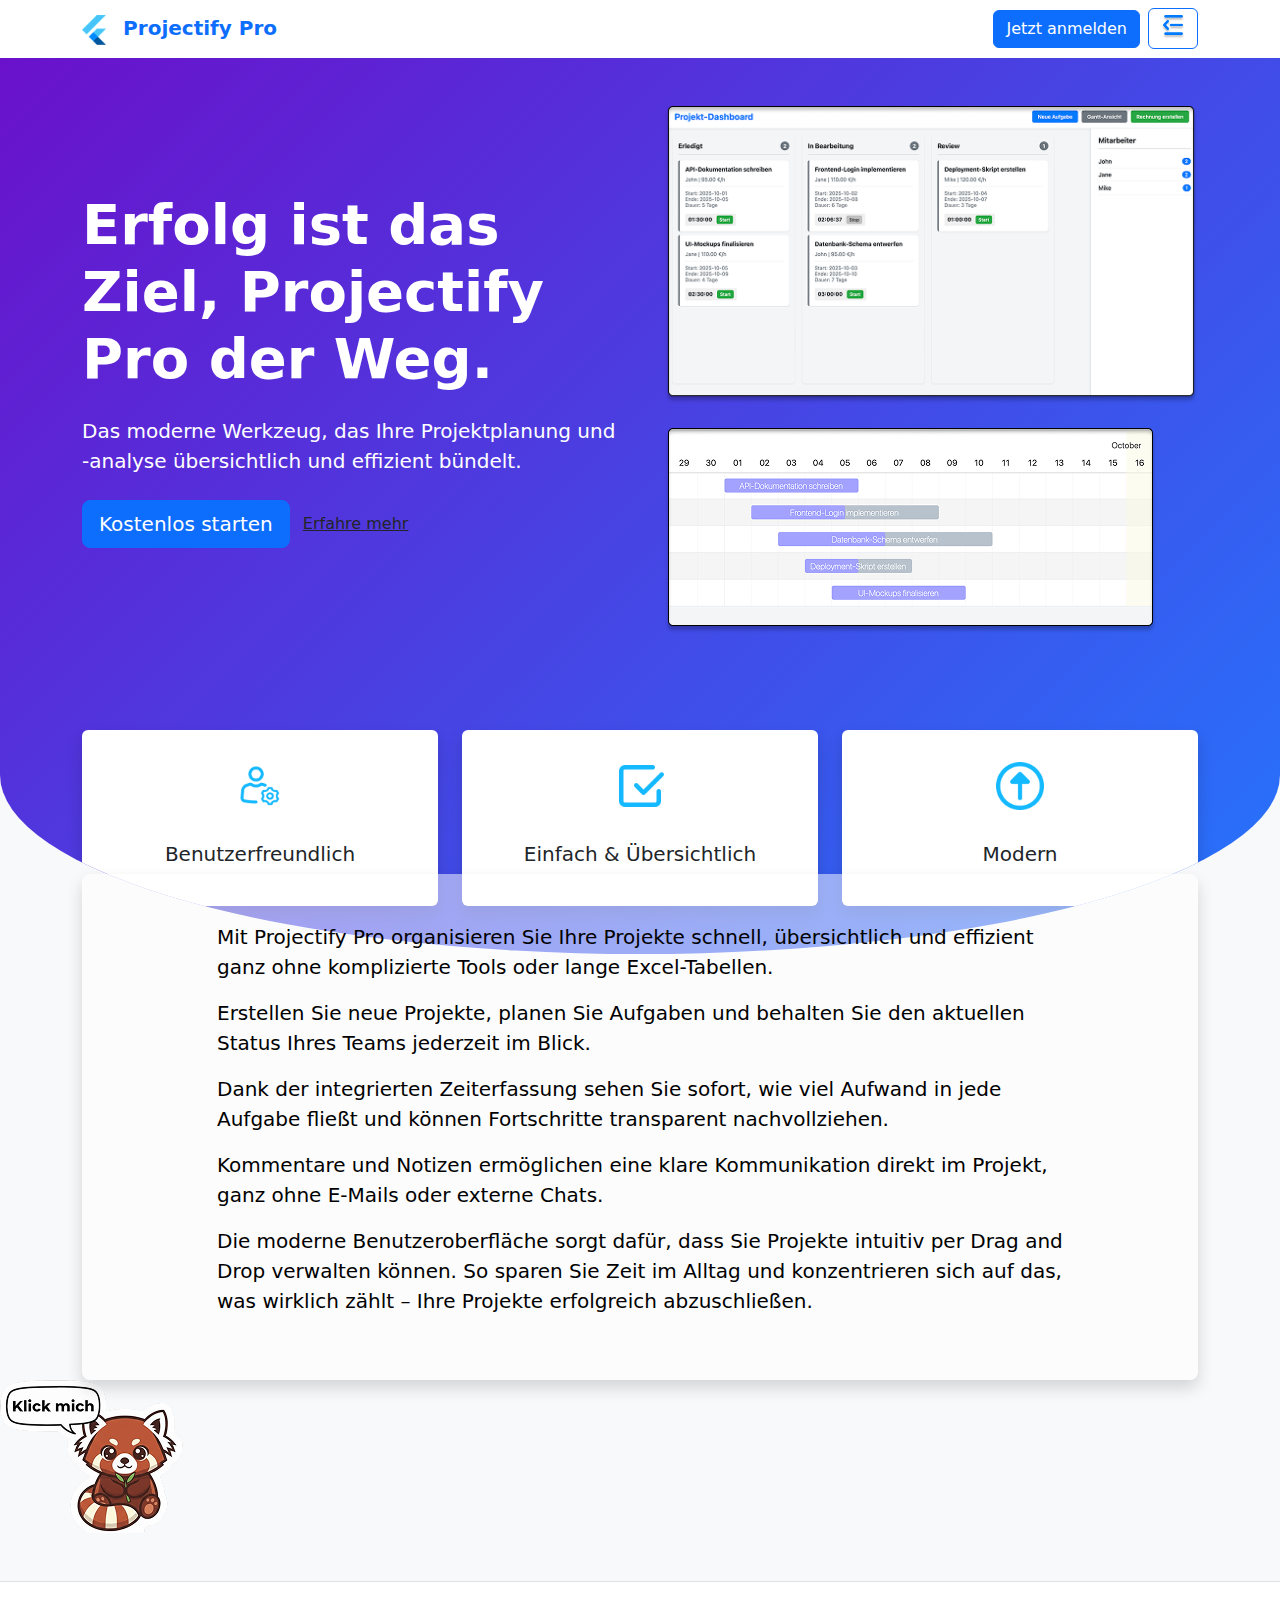
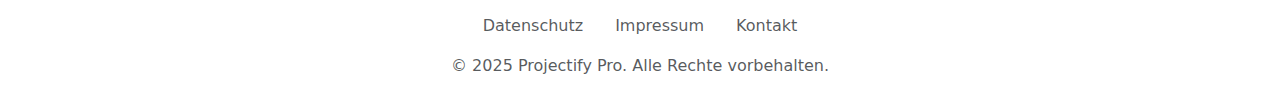
<file: public/index.html>
<!DOCTYPE html>
<html lang="de">
<head>
    <meta charset="UTF-8">
    <meta name="viewport" content="width=device-width, initial-scale=1.0">
    <link rel="icon" href="favicon.ico" type="image/x-icon">
    <title>Projectify Pro - Startseite</title>

    <link href="https://fonts.googleapis.com/css2?family=Montserrat:wght@300;400;500;600;700&display=swap" rel="stylesheet">

    <link href="https://cdn.jsdelivr.net/npm/bootstrap@5.3.3/dist/css/bootstrap.min.css" rel="stylesheet" integrity="sha384-QWTKZyjpPEjISv5WaRU9OFeRpok6YctnYmDr5pNlyT2bRjXh0JMhjY6hW+ALEwIH" crossorigin="anonymous">
    
    <link rel="stylesheet" href="https://cdn.jsdelivr.net/npm/bootstrap-icons@1.11.3/font/bootstrap-icons.min.css">

    <link rel="stylesheet" href="css/style.css">
</head>
<body class="bg-light">

<header>
        <nav class="navbar navbar-expand-lg navbar-light bg-white">
            <div class="container">
                <a class="navbar-brand fw-bold text-primary" href="index.html">
                    <img src="assets/icons/logoImage.png" alt="Logo" style="height: 30px; margin-right: 10px;">
                    Projectify Pro
                </a>
                
                <button class="navbar-toggler border-0" type="button" data-bs-toggle="collapse" data-bs-target="#mainNavbar" aria-controls="mainNavbar" aria-expanded="false" aria-label="Toggle navigation">
                    <img src="assets/icons/menue.png" alt="Menü" style="height: 24px;">
                </button>

                <div class="collapse navbar-collapse" id="mainNavbar">
                    <ul class="navbar-nav ms-auto mb-2 mb-lg-0 align-items-center">

                        <li class="nav-item ms-lg-2">
                            <a class="btn btn-primary" href="#">Jetzt anmelden</a>
                        </li>

                        <li class="nav-item ms-lg-2 d-none d-lg-block">
                            <a class="btn btn-outline-primary" href="#" aria-label="Menü">
                                <img src="assets/icons/menue.png" alt="Menü" style="height: 24px; vertical-align: text-bottom;">
                           </a>
                        </li>
                    </ul>
                </div>
            </div>
        </nav>
    </header>

    <main>
        <section class="hero-section-bg">
            <div class="container content-overlap pt-5 pb-lg-5">
                <div class="row align-items-center g-5">
                    
                    <div class="col-lg-6">
                        <h1 class="display-4 fw-bold">Erfolg ist das Ziel, Projectify Pro der Weg.</h1>
                        <p class="lead my-4">Das moderne Werkzeug, das Ihre Projektplanung und -analyse übersichtlich und effizient bündelt.</p>
                        <a href="#" class="btn btn-primary btn-lg me-2">Kostenlos starten</a>
                        <a href="#" class="text-decoration-underline text-dark me-2">Erfahre mehr</a>
                    </div>
                    
                    <div class="col-lg-6">
                        <img src="assets/img/arbeitsPakete.png" alt="Projektmodule" class="img-fluid rounded  mb-4">
                        <img src="assets/img/projektVerlauf.png" alt="Gantt Diagramm" class="img-fluid rounded">
                    </div>
                </div>
            </div>

            <div class="container content-overlap pb-5">
                <div class="row g-4 mt-4">
                    <div class="col-lg-4">
                        <div class="card h-100 text-center shadow border-0 p-3">
                            <div class="card-body">
                                <img src="assets/icons/benutzerfreundlich.png" alt="Benutzerfreundlich" class="mb-3" style="height: 48px;">
                                <h5 class="card-title mt-3">Benutzerfreundlich</h5>
                            </div>
                        </div>
                    </div>
                    <div class="col-lg-4">
                        <div class="card h-100 text-center shadow border-0 p-3">
                            <div class="card-body">
                                <img src="assets/icons/einfachUndUebersichtlich.png" alt="Übersichtlich" class="mb-3" style="height: 48px;">
                                <h5 class="card-title mt-3">Einfach & Übersichtlich</h5>
                            </div>
                        </div>
                    </div>
                    <div class="col-lg-4">
                        <div class="card h-100 text-center shadow border-0 p-3">
                            <div class="card-body">
                                <img src="assets/icons/modern.png" alt="Modern" class="mb-3" style="height: 48px;">
                                <h5 class="card-title mt-3">Modern</h5>
                            </div>
                        </div>
                    </div>
                </div>
            </div>
        </section>

        <section class="content-section">
             <div class="container">
                <div class="bg-white bg-opacity-50 p-5 rounded-3 shadow content-overlap main-content-box text-black">
                    <div class="row justify-content-center">
                         <div class="col-lg-10">
                            <p class="lead">Mit Projectify Pro organisieren Sie Ihre Projekte schnell, übersichtlich und effizient ganz ohne komplizierte Tools oder lange Excel-Tabellen.</p>
                            <p class="lead">Erstellen Sie neue Projekte, planen Sie Aufgaben und behalten Sie den aktuellen Status Ihres Teams jederzeit im Blick.</p>
                            <p class="lead">Dank der integrierten Zeiterfassung sehen Sie sofort, wie viel Aufwand in jede Aufgabe fließt und können Fortschritte transparent nachvollziehen.</p>
                            <p class="lead">Kommentare und Notizen ermöglichen eine klare Kommunikation direkt im Projekt, ganz ohne E-Mails oder externe Chats.</p>
                            <p class="lead">Die moderne Benutzeroberfläche sorgt dafür, dass Sie Projekte intuitiv per Drag and Drop verwalten können. So sparen Sie Zeit im Alltag und konzentrieren sich auf das, was wirklich zählt – Ihre Projekte erfolgreich abzuschließen.</p>
                        </div>

                     </div>
                </div>
            </div>
        </section>

        <div class="position-panda">
          <a href="#">
            <img src="assets/icons/roterPanda.png" alt="Klick mich">
          </a>
      </div>

    </main>

    <footer class="bg-white text-center py-4 mt-5 border-top">
        <div class="container">
            <nav class="nav justify-content-center">
                <a class="nav-link text-muted" href="#">Datenschutz</a>
                <a class="nav-link text-muted" href="#">Impressum</a>
                <a class="nav-link text-muted" href="#">Kontakt</a>
            </nav>
            <p class="text-muted mt-2 mb-0">&copy; 2025 Projectify Pro. Alle Rechte vorbehalten.</p>
        </div>
    </footer>

    <script src="https://cdn.jsdelivr.net/npm/bootstrap@5.3.3/dist/js/bootstrap.bundle.min.js" integrity="sha384-YvpcrYf0tY3lHB60NNkmXc5s9fDVZLESaAA55NDzOxhy9GkcIdslK1eN7N6jIeHz" crossorigin="anonymous"></script>
    
    <script src="js/main.js"></script>
</body>
</html>
</file>
<file: public/css/style.css>
:root {
    --primary-gradient: linear-gradient(135deg, #6a11cb 0%, #2575fc 100%);
    --primary-color: #6a11cb;
    --secondary-color: #2575fc;
}

.hero-section-bg {
    background-image: var(--primary-gradient);
    color: white;
    border-bottom-left-radius: 50% 20%;
    border-bottom-right-radius: 50% 20%;
    overflow: hidden;
}

.right-corner {
    position: fixed;
    bottom: 20px;
    right: 20px;
    z-index: 1030;
    cursor: pointer;
    text-align: center;
}
.right-corner img {
    max-width: 100px;
    transition: transform 0.2s ease-in-out;
}
.right-corner:hover img {
    transform: scale(1.1);
}
.right-corner span {
    display: block;
    background: white;
    border-radius: 10px;
    padding: 2px 8px;
    font-size: 0.8rem;
    box-shadow: 0 2px 5px rgba(0,0,0,0.2);
    margin-bottom: 5px;
}

.content-overlap {
    position: relative;
    z-index: 2;
}

.main-content-box {
    margin-top: -80px;
}
</file>
